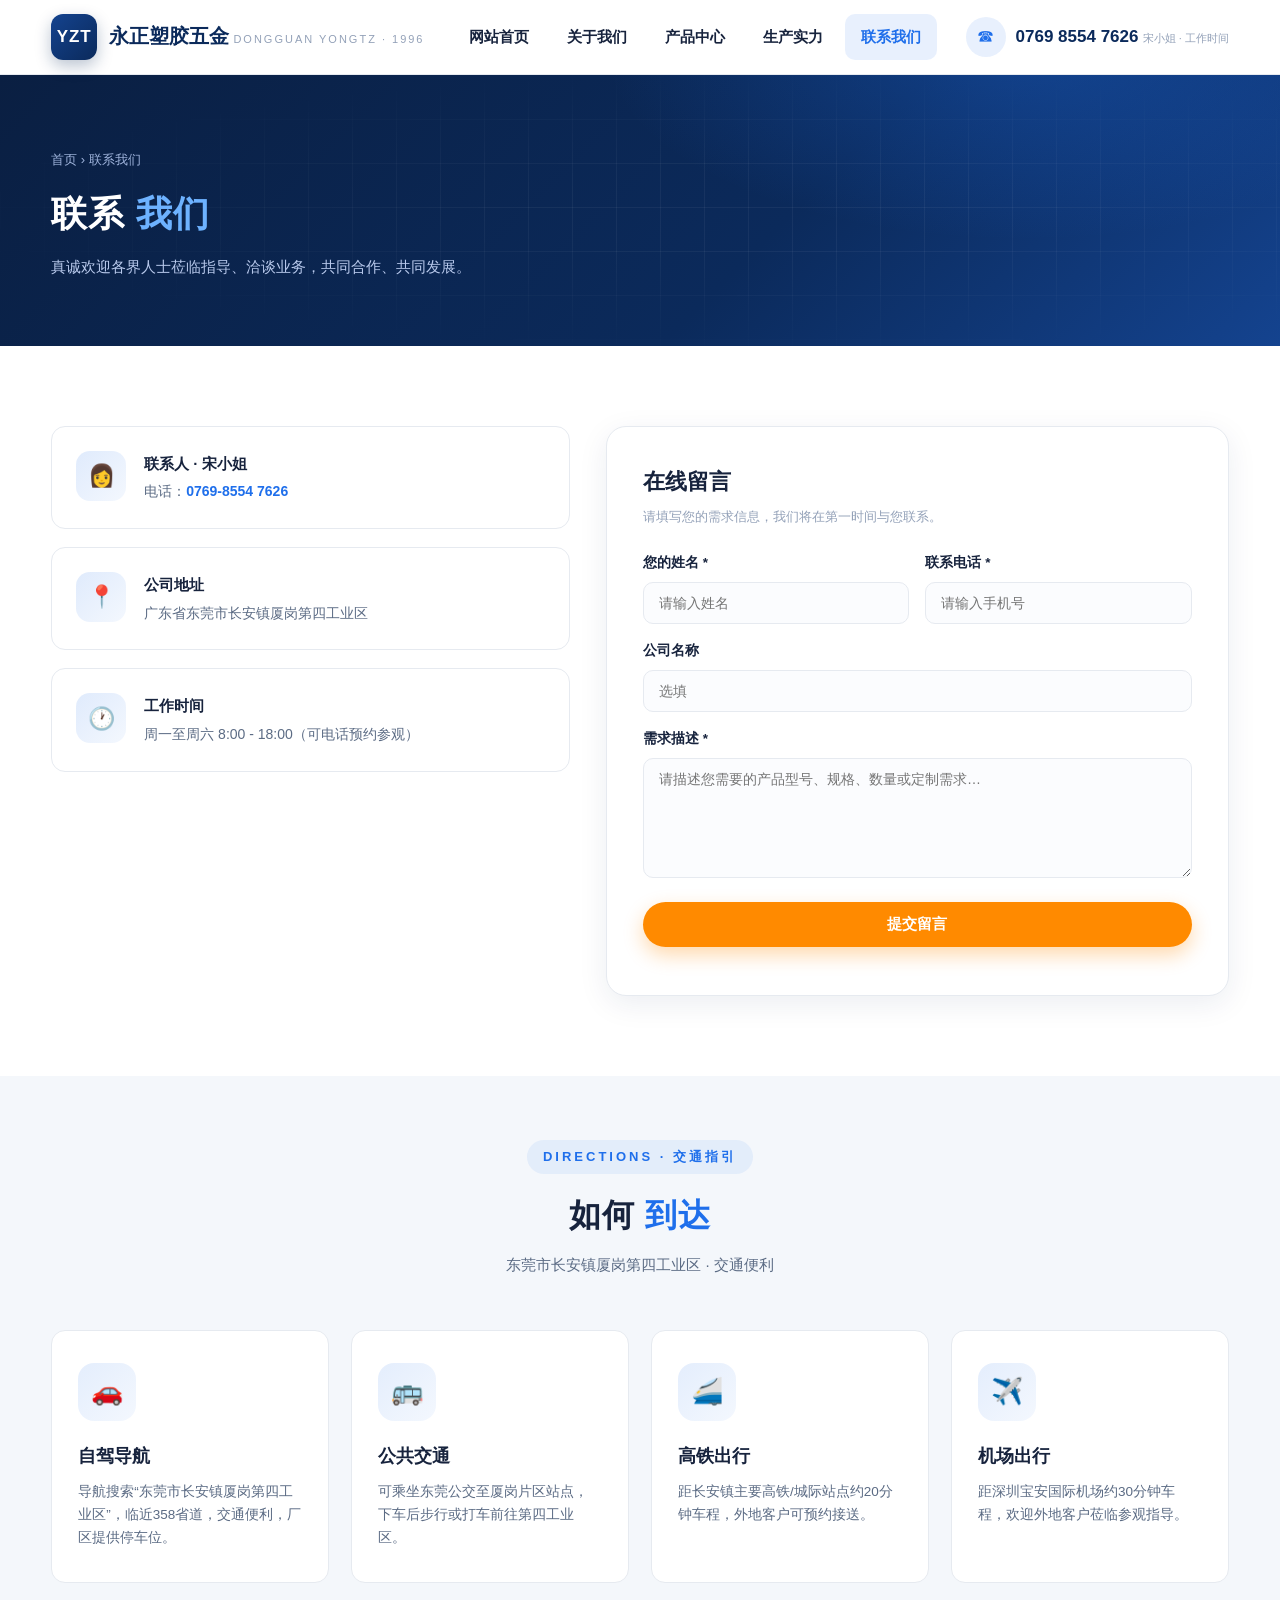
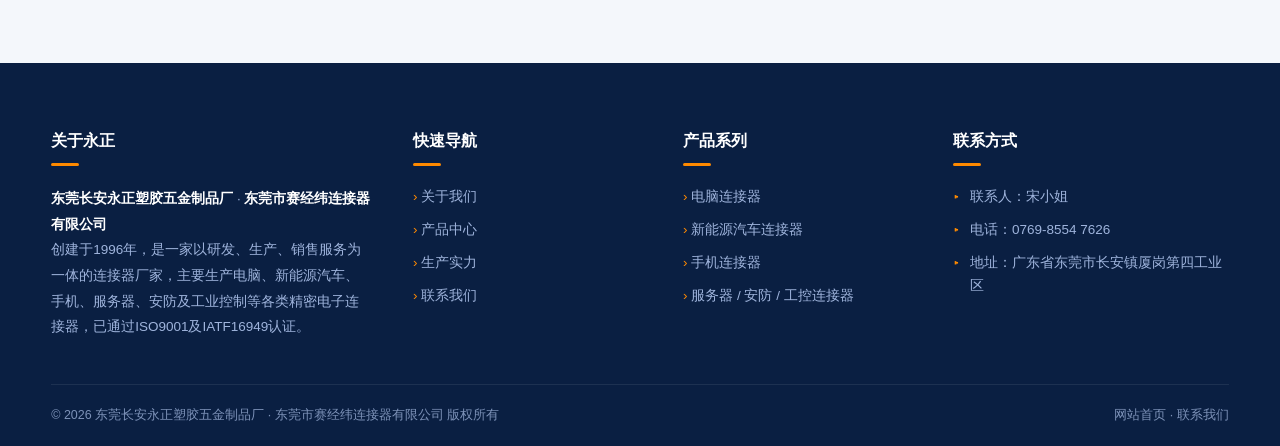
<file: contact.html>
<!DOCTYPE html>
<html lang="zh-CN">
<head>
<meta charset="UTF-8">
<meta name="viewport" content="width=device-width, initial-scale=1.0">
<title>联系我们 - 东莞市长安永正塑胶五金制品厂 · YZT</title>
<meta name="keywords" content="YZT,东莞市长安永正塑胶五金制品厂,联系方式,地址,东莞长安厦岗,连接器">
<meta name="description" content="联系东莞市长安永正塑胶五金制品厂：宋小姐 0769-85547626，地址：东莞市长安镇厦岗第四工业区。">
<link rel="stylesheet" href="style.css">
</head>
<body>

<!-- ============ 顶部导航 ============ -->
<header class="site-header" id="siteHeader">
  <div class="container header-inner">
    <a href="index.html" class="brand">
      <span class="brand-mark">YZT</span>
      <span>
        <span class="brand-name">永正塑胶五金</span>
        <span class="brand-sub">DONGGUAN YONGTZ · 1996</span>
      </span>
    </a>
    <nav class="main-nav" id="mainNav">
      <ul>
        <li><a href="index.html">网站首页</a></li>
        <li><a href="about.html">关于我们</a></li>
        <li><a href="products.html">产品中心</a></li>
        <li><a href="equipment.html">生产实力</a></li>
        <li><a href="contact.html" class="active">联系我们</a></li>
      </ul>
    </nav>
    <div class="header-tel">
      <span class="tel-icon">☎</span>
      <span>
        <span class="tel-num">0769 8554 7626</span>
        <span class="tel-tip">宋小姐 · 工作时间</span>
      </span>
    </div>
    <button class="nav-toggle" id="navToggle" aria-label="打开菜单"><span></span><span></span><span></span></button>
  </div>
</header>

<!-- ============ 页面头部 ============ -->
<section class="page-hero">
  <div class="container">
    <p class="crumb"><a href="index.html">首页</a> › 联系我们</p>
    <h1>联系 <em>我们</em></h1>
    <p class="sub">真诚欢迎各界人士莅临指导、洽谈业务，共同合作、共同发展。</p>
  </div>
</section>

<!-- ============ 联系方式 ============ -->
<section class="page-section">
  <div class="container">
    <div class="contact-grid">

      <div class="contact-cards">
        <div class="contact-card reveal">
          <div class="c-icon">👩</div>
          <div>
            <h3>联系人 · 宋小姐</h3>
            <p>电话：<a href="tel:076985547626">0769-8554 7626</a></p>
          </div>
        </div>
        <div class="contact-card reveal">
          <div class="c-icon">📍</div>
          <div>
            <h3>公司地址</h3>
            <p>广东省东莞市长安镇厦岗第四工业区</p>
          </div>
        </div>
        <div class="contact-card reveal">
          <div class="c-icon">🕐</div>
          <div>
            <h3>工作时间</h3>
            <p>周一至周六 8:00 - 18:00（可电话预约参观）</p>
          </div>
        </div>
      </div>

      <div class="form-card reveal" id="feedbackFormWrap">
        <h3>在线留言</h3>
        <p class="form-tip">请填写您的需求信息，我们将在第一时间与您联系。</p>
        <form id="feedbackForm" novalidate>
          <div class="form-row">
            <div class="form-group">
              <label for="fName">您的姓名 *</label>
              <input type="text" id="fName" placeholder="请输入姓名" required>
            </div>
            <div class="form-group">
              <label for="fPhone">联系电话 *</label>
              <input type="tel" id="fPhone" placeholder="请输入手机号" required>
            </div>
          </div>
          <div class="form-group">
            <label for="fCompany">公司名称</label>
            <input type="text" id="fCompany" placeholder="选填">
          </div>
          <div class="form-group">
            <label for="fMsg">需求描述 *</label>
            <textarea id="fMsg" placeholder="请描述您需要的产品型号、规格、数量或定制需求…" required></textarea>
          </div>
          <button type="submit" class="btn btn-primary" style="width:100%; justify-content:center;">提交留言</button>
          <p id="formTip" style="margin-top:12px; font-size:13.5px; color:var(--text-3); text-align:center;"></p>
        </form>
      </div>

    </div>
  </div>
</section>

<!-- ============ 交通指引 ============ -->
<section class="page-section soft" style="padding-top:64px;">
  <div class="container">
    <div class="sec-head reveal">
      <span class="eyebrow">DIRECTIONS · 交通指引</span>
      <h2>如何 <em>到达</em></h2>
      <p>东莞市长安镇厦岗第四工业区 · 交通便利</p>
    </div>
    <div class="adv-grid">
      <div class="adv-card reveal">
        <div class="adv-icon">🚗</div>
        <h3>自驾导航</h3>
        <p>导航搜索“东莞市长安镇厦岗第四工业区”，临近358省道，交通便利，厂区提供停车位。</p>
      </div>
      <div class="adv-card reveal">
        <div class="adv-icon">🚌</div>
        <h3>公共交通</h3>
        <p>可乘坐东莞公交至厦岗片区站点，下车后步行或打车前往第四工业区。</p>
      </div>
      <div class="adv-card reveal">
        <div class="adv-icon">🚄</div>
        <h3>高铁出行</h3>
        <p>距长安镇主要高铁/城际站点约20分钟车程，外地客户可预约接送。</p>
      </div>
      <div class="adv-card reveal">
        <div class="adv-icon">✈️</div>
        <h3>机场出行</h3>
        <p>距深圳宝安国际机场约30分钟车程，欢迎外地客户莅临参观指导。</p>
      </div>
    </div>
  </div>
</section>

<!-- ============ 页脚 ============ -->
<footer class="site-footer">
  <div class="container">
    <div class="footer-main">
      <div class="footer-col">
        <h4>关于永正</h4>
        <p><strong style="color:#fff;">东莞长安永正塑胶五金制品厂</strong> · <strong style="color:#fff;">东莞市赛经纬连接器有限公司</strong><br>创建于1996年，是一家以研发、生产、销售服务为一体的连接器厂家，主要生产电脑、新能源汽车、手机、服务器、安防及工业控制等各类精密电子连接器，已通过ISO9001及IATF16949认证。</p>
      </div>
      <div class="footer-col">
        <h4>快速导航</h4>
        <ul>
          <li><a href="about.html">关于我们</a></li>
          <li><a href="products.html">产品中心</a></li>
          <li><a href="equipment.html">生产实力</a></li>
          <li><a href="contact.html">联系我们</a></li>
        </ul>
      </div>
      <div class="footer-col">
        <h4>产品系列</h4>
        <ul>
          <li><a href="products.html">电脑连接器</a></li>
          <li><a href="products.html">新能源汽车连接器</a></li>
          <li><a href="products.html">手机连接器</a></li>
          <li><a href="products.html">服务器 / 安防 / 工控连接器</a></li>
        </ul>
      </div>
      <div class="footer-col">
        <h4>联系方式</h4>
        <ul class="footer-contact">
          <li><span class="ic">▸</span>联系人：宋小姐</li>
          <li><span class="ic">▸</span>电话：0769-8554 7626</li>
          <li><span class="ic">▸</span>地址：广东省东莞市长安镇厦岗第四工业区</li>
        </ul>
      </div>
    </div>
    <div class="footer-bottom">
      <span>© 2026 东莞长安永正塑胶五金制品厂 · 东莞市赛经纬连接器有限公司 版权所有</span>
      <span><a href="index.html">网站首页</a> · <a href="contact.html">联系我们</a></span>
    </div>
  </div>
</footer>

<script src="main.js"></script>
</body>
</html>
</file>
<file: style.css>
/* ==========================================================================
   YZT 永正塑胶五金 · 新版企业官网样式
   东莞市长安永正塑胶五金制品厂
   ========================================================================== */

/* ---------- 设计变量 ---------- */
:root {
  --primary: #0b2a5b;        /* 深海军蓝 */
  --primary-2: #14438f;      /* 次深蓝 */
  --accent: #1f6feb;         /* 科技亮蓝 */
  --accent-dark: #175cd3;
  --orange: #ff8a00;         /* CTA 橙色 */
  --orange-dark: #e67a00;
  --bg: #ffffff;
  --bg-soft: #f4f7fb;
  --bg-dark: #0a1f42;
  --line: #e6eaf0;
  --text: #17233d;
  --text-2: #5b6b84;
  --text-3: #93a1b8;
  --radius: 14px;
  --radius-lg: 20px;
  --shadow: 0 8px 30px rgba(11, 42, 91, .08);
  --shadow-lg: 0 18px 50px rgba(11, 42, 91, .14);
  --font: "Microsoft YaHei", "PingFang SC", "Hiragino Sans GB", "Helvetica Neue", Arial, sans-serif;
}

/* ---------- 基础 ---------- */
* { margin: 0; padding: 0; box-sizing: border-box; }
html { scroll-behavior: smooth; }
body {
  font-family: var(--font);
  color: var(--text);
  background: var(--bg);
  font-size: 15px;
  line-height: 1.7;
  -webkit-font-smoothing: antialiased;
}
img { display: block; max-width: 100%; }
a { text-decoration: none; color: inherit; }
ul, ol { list-style: none; }
.container { width: min(1200px, 92%); margin: 0 auto; }
section { position: relative; }

/* ---------- 通用标题 ---------- */
.sec-head { text-align: center; margin-bottom: 52px; }
.sec-head .eyebrow {
  display: inline-block;
  font-size: 13px;
  font-weight: 700;
  letter-spacing: 3px;
  color: var(--accent);
  text-transform: uppercase;
  background: rgba(31, 111, 235, .08);
  padding: 6px 16px;
  border-radius: 999px;
  margin-bottom: 14px;
}
.sec-head h2 { font-size: 32px; font-weight: 800; letter-spacing: 1px; }
.sec-head h2 em { font-style: normal; color: var(--accent); }
.sec-head p { color: var(--text-2); margin-top: 10px; font-size: 15px; }

/* ---------- 按钮 ---------- */
.btn {
  display: inline-flex; align-items: center; gap: 8px;
  padding: 13px 30px; border-radius: 999px;
  font-size: 15px; font-weight: 700; cursor: pointer;
  transition: all .25s ease; border: none;
}
.btn-primary { background: var(--orange); color: #fff; box-shadow: 0 8px 20px rgba(255, 138, 0, .32); }
.btn-primary:hover { background: var(--orange-dark); transform: translateY(-2px); }
.btn-outline { background: transparent; color: #fff; border: 1.5px solid rgba(255, 255, 255, .55); }
.btn-outline:hover { background: rgba(255, 255, 255, .12); border-color: #fff; }
.btn-blue { background: var(--accent); color: #fff; box-shadow: 0 8px 20px rgba(31, 111, 235, .3); }
.btn-blue:hover { background: var(--accent-dark); transform: translateY(-2px); }

/* ==========================================================================
   顶部导航
   ========================================================================== */
.site-header {
  position: sticky; top: 0; z-index: 100;
  background: rgba(255, 255, 255, .94);
  backdrop-filter: blur(12px);
  border-bottom: 1px solid var(--line);
  transition: box-shadow .25s;
}
.site-header.scrolled { box-shadow: 0 6px 24px rgba(11, 42, 91, .08); }
.header-inner { display: flex; align-items: center; justify-content: space-between; height: 74px; }

.brand { display: flex; align-items: center; gap: 12px; }
.brand-mark {
  width: 46px; height: 46px; border-radius: 12px;
  background: linear-gradient(135deg, var(--primary-2), var(--primary));
  display: grid; place-items: center;
  color: #fff; font-size: 17px; font-weight: 900; letter-spacing: 1px;
  box-shadow: 0 6px 16px rgba(11, 42, 91, .28);
  flex-shrink: 0;
}
.brand-name { font-size: 20px; font-weight: 800; color: var(--primary); line-height: 1.25; }
.brand-sub { font-size: 11px; color: var(--text-3); letter-spacing: 2px; }

.main-nav ul { display: flex; gap: 6px; }
.main-nav a {
  display: block; padding: 10px 16px; border-radius: 10px;
  font-size: 15px; font-weight: 600; color: var(--text);
  transition: all .2s;
}
.main-nav a:hover { color: var(--accent); background: rgba(31, 111, 235, .07); }
.main-nav a.active { color: var(--accent); background: rgba(31, 111, 235, .1); }

.header-tel { display: flex; align-items: center; gap: 10px; }
.header-tel .tel-icon {
  width: 40px; height: 40px; border-radius: 50%;
  background: rgba(31, 111, 235, .1); color: var(--accent);
  display: grid; place-items: center; font-size: 17px;
}
.header-tel .tel-num { font-size: 17px; font-weight: 800; color: var(--primary); line-height: 1.2; }
.header-tel .tel-tip { font-size: 11px; color: var(--text-3); }

.nav-toggle {
  display: none; width: 44px; height: 44px; border: none; background: transparent;
  cursor: pointer; flex-direction: column; justify-content: center; gap: 5px; align-items: center;
}
.nav-toggle span { width: 24px; height: 2.5px; background: var(--primary); border-radius: 2px; transition: all .3s; }
.nav-toggle.open span:nth-child(1) { transform: translateY(7.5px) rotate(45deg); }
.nav-toggle.open span:nth-child(2) { opacity: 0; }
.nav-toggle.open span:nth-child(3) { transform: translateY(-7.5px) rotate(-45deg); }

/* ==========================================================================
   Hero
   ========================================================================== */
.hero {
  background:
    radial-gradient(900px 420px at 82% -10%, rgba(31, 111, 235, .35), transparent 60%),
    radial-gradient(700px 400px at 8% 110%, rgba(31, 111, 235, .22), transparent 60%),
    linear-gradient(135deg, #0a1f42 0%, #0b2a5b 55%, #14438f 100%);
  color: #fff; overflow: hidden;
}
.hero-grid-bg {
  position: absolute; inset: 0; opacity: .16; pointer-events: none;
  background-image:
    linear-gradient(rgba(255,255,255,.5) 1px, transparent 1px),
    linear-gradient(90deg, rgba(255,255,255,.5) 1px, transparent 1px);
  background-size: 56px 56px;
  mask-image: radial-gradient(ellipse at 50% 40%, #000 30%, transparent 75%);
}
.hero-inner {
  display: grid; grid-template-columns: 1.05fr .95fr; gap: 40px;
  align-items: center; padding: 96px 0 100px; position: relative; z-index: 1;
}
.hero-badge {
  display: inline-flex; align-items: center; gap: 8px;
  background: rgba(255, 255, 255, .1); border: 1px solid rgba(255, 255, 255, .22);
  border-radius: 999px; padding: 7px 16px; font-size: 13px; color: #dbe6ff; margin-bottom: 22px;
}
.hero-badge .dot { width: 8px; height: 8px; border-radius: 50%; background: #37d67a; box-shadow: 0 0 0 4px rgba(55, 214, 122, .25); }
.hero h1 { font-size: 46px; line-height: 1.25; font-weight: 900; letter-spacing: 1px; }
.hero h1 .grad {
  background: linear-gradient(90deg, #6db2ff, #9cc6ff);
  -webkit-background-clip: text; background-clip: text; color: transparent;
}
.hero-desc { margin: 20px 0 30px; font-size: 16px; color: #c4d4f2; max-width: 540px; }
.hero-slogan {
  display: flex; gap: 20px; flex-wrap: wrap;
  margin: 18px 0 4px; font-size: 14px; font-weight: 700;
  color: #ffd9a8; letter-spacing: 1px;
}
.hero-slogan span { display: inline-flex; align-items: center; gap: 7px; }
.hero-slogan span::before { content: "✦"; color: var(--orange); font-size: 12px; }
.hero-cta { display: flex; gap: 14px; flex-wrap: wrap; }
.hero-metrics { display: flex; gap: 36px; margin-top: 42px; }
.hero-metrics .m b { font-size: 28px; font-weight: 900; color: #fff; }
.hero-metrics .m b em { font-style: normal; color: #ffb45c; }
.hero-metrics .m span { display: block; font-size: 12.5px; color: #9fb4dc; margin-top: 2px; }

.hero-visual { position: relative; }
.hero-visual .halo {
  position: absolute; inset: -30px; border-radius: 50%;
  background: radial-gradient(circle, rgba(109, 178, 255, .28), transparent 65%);
  filter: blur(10px);
}
.hero-cards { position: relative; display: grid; grid-template-columns: 1fr 1fr; gap: 16px; }
.hero-card {
  background: rgba(255, 255, 255, .08); border: 1px solid rgba(255, 255, 255, .16);
  border-radius: var(--radius); padding: 14px; backdrop-filter: blur(6px);
  box-shadow: 0 20px 50px rgba(3, 12, 32, .4);
}
.hero-card img { width: 100%; height: 150px; object-fit: cover; border-radius: 10px; }
.hero-card .tag { font-size: 12.5px; color: #d7e3ff; text-align: center; padding-top: 10px; font-weight: 600; }
.hero-card.wide { grid-column: span 2; }
.hero-card.wide img { height: 130px; }
.hero-float-tag {
  position: absolute; left: 14px; bottom: -62px;
  background: linear-gradient(135deg, var(--orange), #ffa940);
  color: #fff; font-size: 13px; font-weight: 700;
  padding: 10px 18px; border-radius: 12px; box-shadow: 0 12px 28px rgba(255, 138, 0, .4);
  display: flex; align-items: center; gap: 8px;
}
.hero-float-tag b { font-size: 20px; }

/* ==========================================================================
   数据条
   ========================================================================== */
.stats-strip { background: var(--primary); position: relative; overflow: hidden; }
.stats-strip::before {
  content: ""; position: absolute; inset: 0;
  background-image:
    linear-gradient(rgba(255,255,255,.05) 1px, transparent 1px),
    linear-gradient(90deg, rgba(255,255,255,.05) 1px, transparent 1px);
  background-size: 40px 40px;
}
.stats-grid { display: grid; grid-template-columns: repeat(4, 1fr); position: relative; z-index: 1; }
.stat-item { text-align: center; padding: 34px 20px; border-right: 1px solid rgba(255, 255, 255, .1); }
.stat-item:last-child { border-right: none; }
.stat-item b { font-size: 34px; font-weight: 900; color: #fff; display: block; line-height: 1.2; }
.stat-item b em { font-style: normal; color: #ffb45c; }
.stat-item span { font-size: 13.5px; color: #9fb4dc; }

/* ==========================================================================
   通用区块
   ========================================================================== */
.section { padding: 88px 0; }
.section.soft { background: var(--bg-soft); }

/* 关于（首页） */
.about-grid { display: grid; grid-template-columns: 1fr 1.1fr; gap: 60px; align-items: center; }
.about-media { position: relative; }
.about-media .img-main { border-radius: var(--radius-lg); box-shadow: var(--shadow-lg); width: 100%; height: 420px; object-fit: cover; }
.about-media .img-float {
  position: absolute; right: -22px; bottom: -28px; width: 58%;
  border-radius: var(--radius); box-shadow: var(--shadow-lg);
  border: 5px solid #fff; height: 200px; object-fit: cover;
}
.about-badge {
  position: absolute; left: -18px; top: 24px;
  background: #fff; border-radius: 14px; padding: 14px 20px;
  box-shadow: var(--shadow-lg); display: flex; align-items: center; gap: 12px;
}
.about-badge .num { font-size: 30px; font-weight: 900; color: var(--accent); line-height: 1; }
.about-badge .txt { font-size: 12.5px; color: var(--text-2); line-height: 1.35; }

.about-text .eyebrow {
  display: inline-block; font-size: 13px; font-weight: 700; letter-spacing: 3px;
  color: var(--accent); background: rgba(31, 111, 235, .08);
  padding: 6px 16px; border-radius: 999px; margin-bottom: 16px;
}
.about-text h2 { font-size: 30px; font-weight: 800; margin-bottom: 18px; line-height: 1.35; }
.about-text h2 em { font-style: normal; color: var(--accent); }
.about-text p { color: var(--text-2); margin-bottom: 14px; text-align: justify; }
.about-points { display: grid; grid-template-columns: 1fr 1fr; gap: 12px; margin: 22px 0 28px; }
.about-points li {
  display: flex; gap: 10px; align-items: flex-start;
  background: var(--bg-soft); border: 1px solid var(--line);
  border-radius: 12px; padding: 13px 16px; font-size: 14px; font-weight: 600;
}
.about-points li .tick {
  width: 22px; height: 22px; border-radius: 50%; background: rgba(31, 111, 235, .12);
  color: var(--accent); display: grid; place-items: center; font-size: 12px; flex-shrink: 0; margin-top: 2px;
}

/* 优势卡片 */
.adv-grid { display: grid; grid-template-columns: repeat(4, 1fr); gap: 22px; }
.adv-card {
  background: #fff; border: 1px solid var(--line); border-radius: var(--radius);
  padding: 32px 26px; transition: all .3s; position: relative; overflow: hidden;
}
.adv-card::before {
  content: ""; position: absolute; top: 0; left: 0; right: 0; height: 4px;
  background: linear-gradient(90deg, var(--accent), transparent); opacity: 0; transition: opacity .3s;
}
.adv-card:hover { transform: translateY(-6px); box-shadow: var(--shadow-lg); border-color: transparent; }
.adv-card:hover::before { opacity: 1; }
.adv-icon {
  width: 58px; height: 58px; border-radius: 16px; display: grid; place-items: center;
  font-size: 26px; margin-bottom: 20px;
  background: linear-gradient(135deg, rgba(31,111,235,.12), rgba(31,111,235,.05));
  color: var(--accent);
}
.adv-card h3 { font-size: 18px; font-weight: 800; margin-bottom: 10px; }
.adv-card p { font-size: 13.5px; color: var(--text-2); }

/* 产品卡片 */
.prod-grid { display: grid; grid-template-columns: repeat(3, 1fr); gap: 24px; }
.prod-card {
  background: #fff; border: 1px solid var(--line); border-radius: var(--radius);
  overflow: hidden; transition: all .3s; display: block;
}
.prod-card:hover { transform: translateY(-6px); box-shadow: var(--shadow-lg); }
.prod-card .thumb { position: relative; overflow: hidden; aspect-ratio: 4/3; background: #eef2f9; }
.prod-card .thumb img { width: 100%; height: 100%; object-fit: cover; transition: transform .5s; }
.prod-card:hover .thumb img { transform: scale(1.06); }
.prod-card .info { padding: 16px 20px 18px; display: flex; justify-content: space-between; align-items: center; }
.prod-card .info h3 { font-size: 16px; font-weight: 800; }
.prod-card .info .code { font-size: 12px; color: var(--text-3); font-weight: 600; }
.prod-card .info .arrow {
  width: 32px; height: 32px; border-radius: 50%; background: var(--bg-soft);
  display: grid; place-items: center; color: var(--accent); font-size: 14px;
  transition: all .25s;
}
.prod-card:hover .arrow { background: var(--accent); color: #fff; transform: rotate(-45deg); }

/* 设备展示 */
.equip-grid { display: grid; grid-template-columns: repeat(4, 1fr); gap: 22px; }
.equip-card { position: relative; border-radius: var(--radius); overflow: hidden; box-shadow: var(--shadow); }
.equip-card img { width: 100%; height: 230px; object-fit: cover; transition: transform .6s; }
.equip-card:hover img { transform: scale(1.08); }
.equip-card .cap {
  position: absolute; left: 0; right: 0; bottom: 0;
  background: linear-gradient(transparent, rgba(10, 31, 66, .88));
  color: #fff; padding: 34px 18px 16px; font-size: 15px; font-weight: 700; display: flex; align-items: center; gap: 8px;
}
.equip-card .cap::before { content: "▍"; color: var(--orange); }

/* 新闻列表 */
.news-grid { display: grid; grid-template-columns: 1fr 1fr; gap: 18px; }
.news-item {
  display: flex; align-items: center; gap: 20px;
  background: #fff; border: 1px solid var(--line); border-radius: var(--radius);
  padding: 20px 24px; transition: all .25s;
}
.news-item:hover { border-color: var(--accent); box-shadow: var(--shadow); transform: translateX(4px); }
.news-date {
  flex-shrink: 0; width: 66px; text-align: center;
  background: var(--bg-soft); border-radius: 12px; padding: 10px 0;
}
.news-date b { display: block; font-size: 20px; color: var(--accent); font-weight: 900; line-height: 1.2; }
.news-date span { font-size: 12px; color: var(--text-3); }
.news-item h3 { font-size: 15px; font-weight: 700; line-height: 1.5; }
.news-item p { font-size: 12.5px; color: var(--text-3); margin-top: 5px; }

/* CTA 条 */
.cta-band {
  background:
    radial-gradient(600px 300px at 85% 20%, rgba(31, 111, 235, .35), transparent 60%),
    linear-gradient(120deg, #0a1f42, #123e8a);
  color: #fff; border-radius: var(--radius-lg);
  padding: 56px 60px; display: flex; align-items: center; justify-content: space-between; gap: 30px; flex-wrap: wrap;
}
.cta-band h3 { font-size: 28px; font-weight: 900; }
.cta-band p { color: #b8c9ec; margin-top: 8px; font-size: 15px; }
.cta-band .actions { display: flex; gap: 14px; flex-wrap: wrap; }

/* ==========================================================================
   页脚
   ========================================================================== */
.site-footer { background: var(--bg-dark); color: #9fb4dc; margin-top: 0; }
.footer-main { display: grid; grid-template-columns: 1.4fr 1fr 1fr 1.2fr; gap: 40px; padding: 64px 0 44px; }
.footer-col h4 { color: #fff; font-size: 16px; font-weight: 800; margin-bottom: 20px; position: relative; padding-bottom: 12px; }
.footer-col h4::after { content: ""; position: absolute; left: 0; bottom: 0; width: 28px; height: 3px; background: var(--orange); border-radius: 2px; }
.footer-col p { font-size: 13.5px; line-height: 1.9; }
.footer-col ul li { margin-bottom: 10px; font-size: 13.5px; }
.footer-col ul a:hover { color: #fff; }
.footer-col ul a::before { content: "› "; color: var(--orange); }
.footer-contact li { display: flex; gap: 10px; align-items: flex-start; }
.footer-contact li .ic { color: var(--orange); flex-shrink: 0; }
.footer-bottom {
  border-top: 1px solid rgba(255, 255, 255, .08);
  padding: 20px 0; display: flex; justify-content: space-between; gap: 16px; flex-wrap: wrap;
  font-size: 12.5px; color: #7d92b8;
}
.footer-bottom a { color: #7d92b8; }
.footer-bottom a:hover { color: #fff; }

/* ==========================================================================
   内页通用（页面头部）
   ========================================================================== */
.page-hero {
  background:
    radial-gradient(700px 320px at 80% -10%, rgba(31, 111, 235, .32), transparent 60%),
    linear-gradient(135deg, #0a1f42 0%, #0b2a5b 60%, #14438f 100%);
  color: #fff; padding: 74px 0 66px; position: relative; overflow: hidden;
}
.page-hero::after {
  content: ""; position: absolute; inset: 0;
  background-image:
    linear-gradient(rgba(255,255,255,.05) 1px, transparent 1px),
    linear-gradient(90deg, rgba(255,255,255,.05) 1px, transparent 1px);
  background-size: 44px 44px;
  mask-image: radial-gradient(ellipse at 60% 50%, #000 20%, transparent 78%);
}
.page-hero .container { position: relative; z-index: 1; }
.page-hero .crumb { font-size: 13px; color: #9fb4dc; margin-bottom: 12px; }
.page-hero .crumb a:hover { color: #fff; }
.page-hero h1 { font-size: 36px; font-weight: 900; letter-spacing: 1px; }
.page-hero h1 em { font-style: normal; color: #6db2ff; }
.page-hero .sub { color: #b8c9ec; margin-top: 10px; font-size: 15px; max-width: 640px; }

/* 内页通用内容卡片 */
.page-section { padding: 80px 0; }
.page-section.soft { background: var(--bg-soft); }
.card {
  background: #fff; border: 1px solid var(--line); border-radius: var(--radius);
  padding: 28px; box-shadow: var(--shadow);
}

/* 关于页：时间线 */
.timeline { position: relative; margin: 40px auto 0; max-width: 860px; }
.timeline::before { content: ""; position: absolute; left: 50%; top: 0; bottom: 0; width: 2px; background: linear-gradient(var(--accent), rgba(31,111,235,.08)); transform: translateX(-50%); }
.tl-item { position: relative; width: 50%; padding: 0 44px 46px; }
.tl-item:nth-child(odd) { left: 0; text-align: right; }
.tl-item:nth-child(even) { left: 50%; text-align: left; }
.tl-item .tl-dot {
  position: absolute; top: 6px; width: 16px; height: 16px; border-radius: 50%;
  background: #fff; border: 4px solid var(--accent); box-shadow: 0 0 0 5px rgba(31, 111, 235, .15);
}
.tl-item:nth-child(odd) .tl-dot { right: -8px; }
.tl-item:nth-child(even) .tl-dot { left: -8px; }
.tl-item .tl-year { font-size: 24px; font-weight: 900; color: var(--accent); }
.tl-item h4 { font-size: 16px; font-weight: 800; margin: 6px 0 6px; }
.tl-item p { font-size: 13.5px; color: var(--text-2); }

/* 质量方针卡片 */
.policy-grid { display: grid; grid-template-columns: repeat(4, 1fr); gap: 20px; }
.policy-card {
  background: #fff; border-radius: var(--radius); padding: 28px 22px; text-align: center;
  border: 1px solid var(--line); transition: all .3s;
}
.policy-card:hover { transform: translateY(-5px); box-shadow: var(--shadow-lg); }
.policy-card .pn {
  width: 56px; height: 56px; margin: 0 auto 16px; border-radius: 50%;
  background: linear-gradient(135deg, var(--primary-2), var(--primary)); color: #fff;
  display: grid; place-items: center; font-size: 20px; font-weight: 900;
}
.policy-card h3 { font-size: 16px; font-weight: 800; margin-bottom: 8px; }
.policy-card p { font-size: 13px; color: var(--text-2); }

/* 产品页筛选 */
.filter-bar { display: flex; gap: 10px; flex-wrap: wrap; justify-content: center; margin-bottom: 40px; }
.filter-btn {
  padding: 9px 12px; border-radius: 999px; border: 1.5px solid var(--line);
  background: #fff; font-size: 14px; font-weight: 600; color: var(--text-2); cursor: pointer; transition: all .25s;
  flex: 1 0 auto; min-width: 0; white-space: nowrap; text-align: center;
}
@media (min-width: 769px) {
  .filter-btn { flex: 1 0 calc((100% - 120px) / 13); }
}
.filter-btn:hover { border-color: var(--accent); color: var(--accent); }
.filter-btn.active { background: var(--accent); border-color: var(--accent); color: #fff; }

/* 联系页 */
.contact-grid { display: grid; grid-template-columns: 1fr 1.2fr; gap: 36px; align-items: start; }
.contact-cards { display: grid; gap: 18px; }
.contact-card {
  display: flex; gap: 18px; align-items: flex-start;
  background: #fff; border: 1px solid var(--line); border-radius: var(--radius);
  padding: 24px; transition: all .25s;
}
.contact-card:hover { border-color: var(--accent); box-shadow: var(--shadow); transform: translateY(-3px); }
.contact-card .c-icon {
  width: 50px; height: 50px; border-radius: 14px; flex-shrink: 0;
  background: linear-gradient(135deg, rgba(31,111,235,.14), rgba(31,111,235,.05));
  color: var(--accent); display: grid; place-items: center; font-size: 22px;
}
.contact-card h3 { font-size: 15px; font-weight: 800; margin-bottom: 4px; }
.contact-card p { font-size: 14px; color: var(--text-2); }
.contact-card p a { color: var(--accent); font-weight: 700; }

/* 留言表单 */
.form-card { background: #fff; border: 1px solid var(--line); border-radius: var(--radius-lg); padding: 36px; box-shadow: var(--shadow); }
.form-card h3 { font-size: 22px; font-weight: 800; margin-bottom: 6px; }
.form-card .form-tip { font-size: 13px; color: var(--text-3); margin-bottom: 24px; }
.form-row { display: grid; grid-template-columns: 1fr 1fr; gap: 16px; }
.form-group { margin-bottom: 16px; }
.form-group label { display: block; font-size: 13.5px; font-weight: 700; margin-bottom: 7px; color: var(--text); }
.form-group input, .form-group textarea {
  width: 100%; border: 1.5px solid var(--line); border-radius: 10px;
  padding: 12px 15px; font-size: 14px; font-family: inherit; transition: border .2s, box-shadow .2s; background: #fbfcfe;
}
.form-group input:focus, .form-group textarea:focus {
  outline: none; border-color: var(--accent); box-shadow: 0 0 0 4px rgba(31, 111, 235, .12); background: #fff;
}
.form-group textarea { min-height: 120px; resize: vertical; }

/* 关于页双栏内容 */
.about-full { display: grid; grid-template-columns: 1fr 1fr; gap: 40px; align-items: center; }
.about-full img { border-radius: var(--radius-lg); box-shadow: var(--shadow-lg); width: 100%; height: 400px; object-fit: cover; }

/* 滚动渐入 */
.reveal { opacity: 1; transform: none; transition: opacity .7s ease, transform .7s ease; }
.reveal.visible { opacity: 1; transform: none; }

/* ==========================================================================
   响应式
   ========================================================================== */
@media (max-width: 1024px) {
  .adv-grid { grid-template-columns: repeat(2, 1fr); }
  .prod-grid { grid-template-columns: repeat(2, 1fr); }
  .equip-grid { grid-template-columns: repeat(2, 1fr); }
  .hero-inner { grid-template-columns: 1fr; padding: 70px 0; gap: 56px; }
  .hero-visual { max-width: 560px; margin: 0 auto; }
  .stats-grid { grid-template-columns: repeat(2, 1fr); }
  .stat-item:nth-child(2) { border-right: none; }
  .stat-item { border-bottom: 1px solid rgba(255,255,255,.08); }
  .about-grid { grid-template-columns: 1fr; gap: 50px; }
  .footer-main { grid-template-columns: 1fr 1fr; }
  .news-grid { grid-template-columns: 1fr; }
  .contact-grid { grid-template-columns: 1fr; }
  .about-full { grid-template-columns: 1fr; }
  .policy-grid { grid-template-columns: repeat(2, 1fr); }
  .page-hero h1 { font-size: 30px; }
}

@media (max-width: 768px) {
  .nav-toggle { display: flex; }
  .main-nav {
    position: fixed; top: 74px; left: 0; right: 0; bottom: 0;
    background: #ffffff; z-index: 99;
    display: none;
    padding: 24px 6%;
    overflow-y: auto;
  }
  .main-nav.open { display: block; background: #ffffff; box-shadow: -20px 0 60px rgba(11,42,91,.12); }
  .main-nav ul { flex-direction: column; gap: 4px; }
  .main-nav a { padding: 15px 18px; font-size: 16px; border-bottom: 1px solid var(--line); border-radius: 0; }
  .header-tel { display: none; }
  .hero h1 { font-size: 32px; }
  .hero-metrics { gap: 22px; flex-wrap: wrap; }
  .hero-metrics .m b { font-size: 23px; }
  .section { padding: 64px 0; }
  .sec-head h2 { font-size: 26px; }
  .prod-grid { grid-template-columns: 1fr; }
  .equip-grid { grid-template-columns: 1fr; }
  .footer-main { grid-template-columns: 1fr; }
  .form-row { grid-template-columns: 1fr; }
  .cta-band { padding: 40px 28px; }
  .timeline::before { left: 8px; }
  .tl-item, .tl-item:nth-child(odd), .tl-item:nth-child(even) { width: 100%; left: 0; text-align: left; padding: 0 0 40px 36px; }
  .tl-item:nth-child(odd) .tl-dot, .tl-item:nth-child(even) .tl-dot { left: 0; right: auto; }
  .about-media .img-float { right: 0; }
  .about-badge { left: 0; }
  .page-hero { padding: 56px 0 50px; }
  .policy-grid { grid-template-columns: 1fr; }
  .hero-float-tag { left: 0; }
}

/* ===== 产品中心：全型号网格 ===== */
.prod-stat{display:flex; align-items:center; justify-content:center; text-align:center; background:linear-gradient(135deg,var(--primary),var(--deep)); border-radius:16px; padding:20px 28px; color:#fff; margin-bottom:28px;}
.prod-stat .num{font-size:34px; font-weight:900; color:var(--orange); margin-right:10px;}
.prod-stat .txt{font-size:14px; opacity:.9;}
.prod-stat p{font-size:13.5px; opacity:.75; flex:1; min-width:220px; max-width:900px; margin:0 auto;}
.prod-grid-all{display:grid; grid-template-columns:repeat(auto-fill,minmax(180px,1fr)); gap:14px;}
.prod-cell{background:#fff; border:1px solid #e6ecf5; border-radius:12px; overflow:hidden; cursor:zoom-in; transition:transform .25s ease, box-shadow .25s ease;}
.prod-cell:hover{transform:translateY(-4px); box-shadow:0 14px 30px rgba(11,42,91,.12);}
.prod-cell img{width:100%; aspect-ratio:6/5; object-fit:contain; display:block; background:#fff; padding:8px;}
.load-more-wrap{text-align:center; margin-top:30px;}
#loadMoreBtn{min-width:220px;}
/* ===== 灯箱 ===== */
.lightbox{position:fixed; inset:0; background:rgba(6,18,42,.92); display:none; align-items:center; justify-content:center; z-index:2000;}
.lightbox.open{display:flex;}
.lightbox img{max-width:86vw; max-height:82vh; border-radius:10px; box-shadow:0 20px 60px rgba(0,0,0,.5);}
.lb-btn{position:absolute; background:rgba(255,255,255,.12); color:#fff; border:none; width:46px; height:46px; border-radius:50%; font-size:22px; cursor:pointer; transition:background .2s;}
.lb-btn:hover{background:rgba(255,255,255,.28);}
.lb-close{top:22px; right:26px; font-size:20px;}
.lb-prev{left:22px; top:50%; transform:translateY(-50%);}
.lb-next{right:22px; top:50%; transform:translateY(-50%);}
@media (max-width:768px){.prod-grid-all{grid-template-columns:repeat(auto-fill,minmax(140px,1fr)); gap:10px;} .lightbox img{max-width:94vw;} .lb-prev{left:8px;} .lb-next{right:8px;}}

/* ===== 产品分类 ===== */
.filter-bar{margin-bottom:26px;}
.prod-cell{position:relative;}
.prod-model{position:absolute; left:8px; top:8px; background:rgba(11,42,91,.78); color:#fff; font-size:12px; font-weight:700; padding:3px 10px; border-radius:8px; letter-spacing:.5px;}
.prod-cell:hover .prod-model{background:var(--accent);}
</file>
